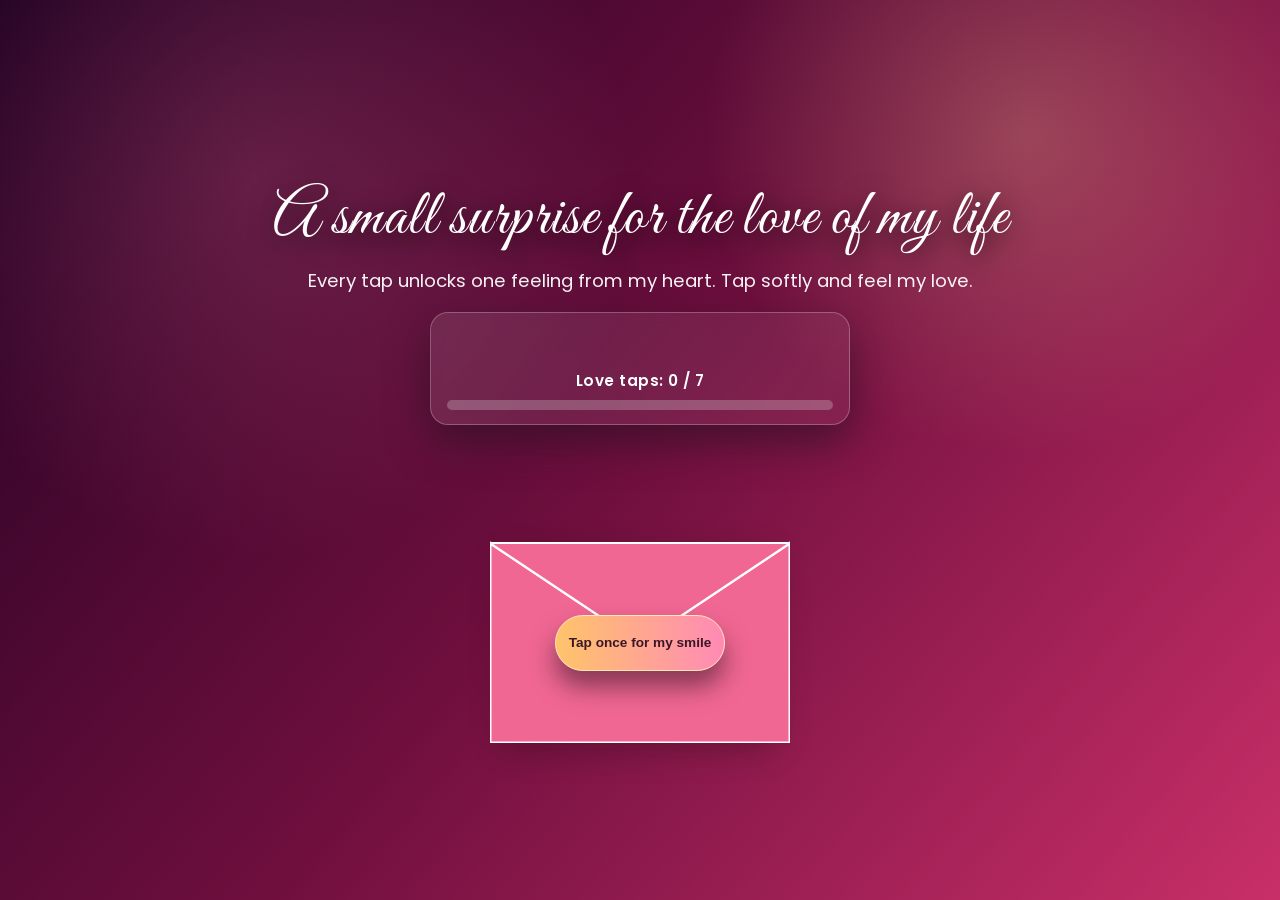
<file: index.html>
<!doctype html>
<html>
  <head>
    <meta charset="UTF-8" />
    <meta
      name="viewport"
      content="width=device-width, initial-scale=1, maximum-scale=1, user-scalable=no"
    />
    <title>My Heart For You</title>
    <link rel="preconnect" href="https://fonts.googleapis.com" />
    <link rel="preconnect" href="https://fonts.gstatic.com" crossorigin />
    <link
      href="https://fonts.googleapis.com/css2?family=Great+Vibes&family=Poppins:wght@300;400;600;700&display=swap"
      rel="stylesheet"
    />
    <link rel="stylesheet" href="open.css" />
    <script src="script.js" defer></script>
  </head>
  <body>
    <div class="sparkle-field" aria-hidden="true"></div>
    <div class="petal-field" aria-hidden="true"></div>

    <div class="text">
      <h1>A small surprise for the love of my life</h1>
      <p>
        Every tap unlocks one feeling from my heart. Tap softly and feel my
        love.
      </p>
    </div>

    <div class="tap-panel">
      <div id="heartBurst" aria-hidden="true">love</div>
      <p id="tapLabel">Love taps: 0 / 7</p>
      <div class="meter-track"><span id="tapMeter"></span></div>
    </div>

    <div id="envelope">
      <div id="back">
        <svg
          xmlns="http://www.w3.org/2000/svg"
          xmlns:xlink="http://www.w3.org/1999/xlink"
          height="300"
          width="300"
        >
          <polygon
            points="0,100 300,100 300,300 0,300"
            style="fill: #7a1f4d; stroke: none; stroke-width: 0"
          />
        </svg>
      </div>
      <div id="front">
        <svg
          xmlns="http://www.w3.org/2000/svg"
          xmlns:xlink="http://www.w3.org/1999/xlink"
          height="300"
          width="300"
        >
          <polygon
            points="0,100 150,200 300,100 300,300 0,300"
            style="fill: #f06793; stroke: #ffffff; stroke-width: 3"
          />
        </svg>
      </div>
      <div id="top">
        <svg
          xmlns="http://www.w3.org/2000/svg"
          xmlns:xlink="http://www.w3.org/1999/xlink"
          height="300"
          width="300"
        >
          <polygon
            points="0,100 150,200 300,100"
            style="fill: #f06793; stroke: #ffffff; stroke-width: 2"
          >
            <animate
              id="opentop"
              attributeName="points"
              dur="0.5s"
              fill="freeze"
              begin="indefinite"
              from="0,100 150,200 300,100"
              to="0,100 150,0 300,100"
            />
          </polygon>
        </svg>
      </div>

      <div id="letter">
        <h1>For My <span>Love</span></h1>
        <p>
          You are the smile I wait for, the peace I pray for, and the person who
          makes every day brighter. In your eyes I see my future. In your voice
          I hear comfort. In your heart I found my home.
          <br />
          <br />
          I promise love, respect, care, and forever loyalty.
          <br />
          Will you be mine and walk with me for life?
        </p>
        <p class="accept-line">
          If your answer is yes,
          <a href="new.html">tap here my lovee</a>
        </p>
      </div>
      <button id="tapButton" type="button">Tap once for my smile</button>
    </div>
  </body>
</html>
</file>
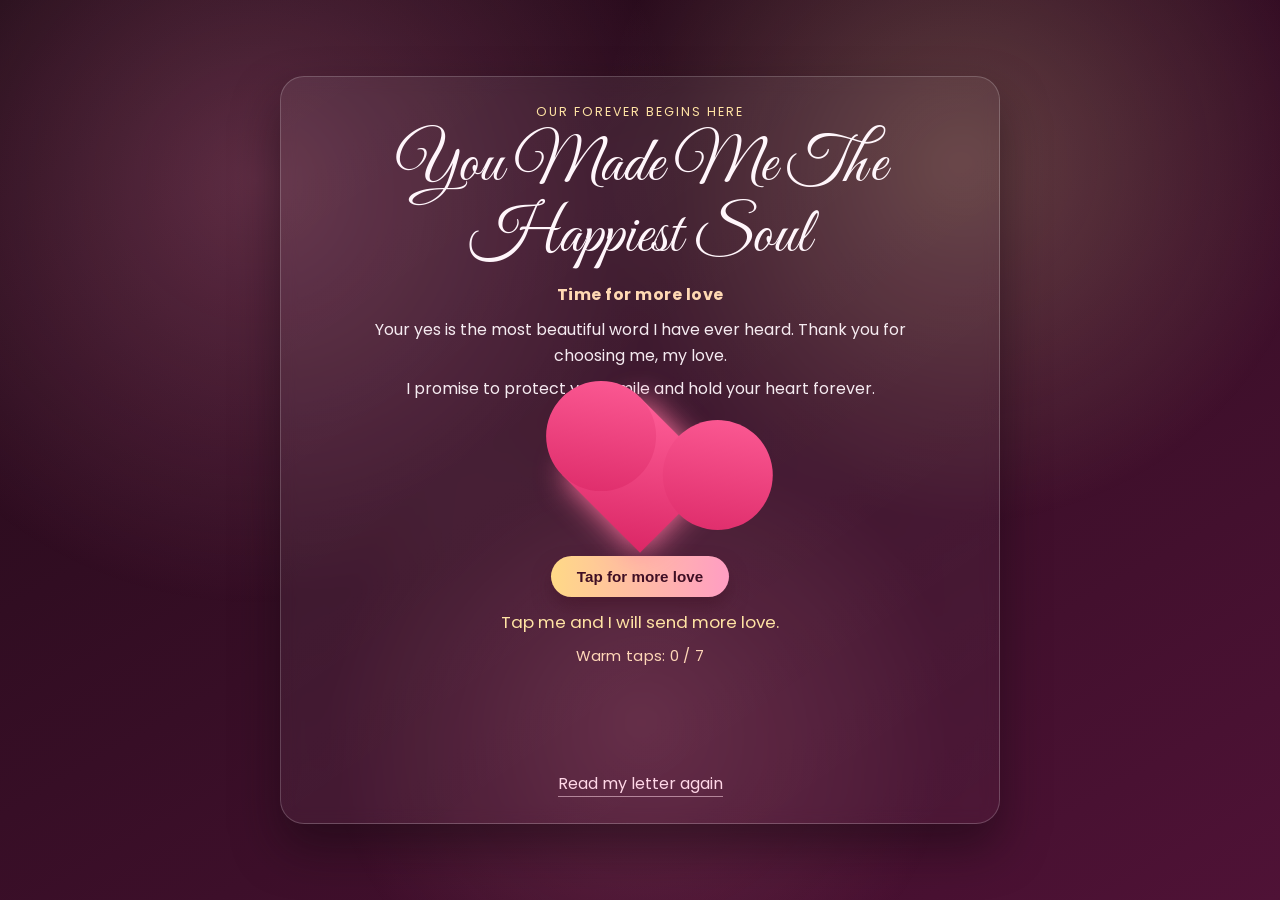
<file: new.html>
<!doctype html>
<html lang="en">
  <head>
    <meta charset="UTF-8" />
    <meta
      name="viewport"
      content="width=device-width, initial-scale=1, maximum-scale=1, user-scalable=no"
    />
    <title>You Said Yes</title>
    <link rel="preconnect" href="https://fonts.googleapis.com" />
    <link rel="preconnect" href="https://fonts.gstatic.com" crossorigin />
    <link
      href="https://fonts.googleapis.com/css2?family=Great+Vibes&family=Poppins:wght@300;400;600;700&display=swap"
      rel="stylesheet"
    />
    <link rel="stylesheet" href="style.css" />
    <script src="celebrate.js" defer></script>
  </head>
  <body>
    <div class="romance-bg" aria-hidden="true"></div>
    <div class="flower-rain" aria-hidden="true"></div>

    <main class="celebration-card">
      <p class="tiny">our forever begins here</p>
      <h1>You Made Me The Happiest Soul</h1>
      <p id="momentLine" class="moment-line">Time for more love</p>
      <p class="line">
        Your yes is the most beautiful word I have ever heard. Thank you for
        choosing me, my love.
      </p>
      <p class="line">
        I promise to protect your smile and hold your heart forever.
      </p>

      <div class="center-heart" aria-hidden="true"></div>

      <button id="blessButton" type="button">Tap for more love</button>
      <p id="loveMessage">Every beat of my heart says your name.</p>
      <p id="tapCounter" class="tap-counter">Warm taps: 0 / 7</p>
      <article id="foreverNote" class="forever-note" aria-live="polite">
        Thank you for being mine forever. You are my calm, my chaos, my smile,
        and my home. With you, love feels warm, pure, and endless.
      </article>

      <a class="back-link" href="index.html">Read my letter again</a>
    </main>
  </body>
</html>
</file>
<file: open.css>
:root {
  --bg-1: #200122;
  --bg-2: #6f0f3e;
  --bg-3: #c82f68;
  --rose: #f06793;
  --rose-deep: #b3225b;
  --gold: #ffd99b;
  --paper: #fff9fc;
  --text: #3f2230;
}

* {
  box-sizing: border-box;
}

body {
  margin: 0;
  min-height: 100vh;
  position: relative;
  overflow-x: hidden;
  overflow-y: auto;
  font-family: "Poppins", sans-serif;
  background:
    radial-gradient(circle at 20% 20%, #ff7eaa33, transparent 30%),
    radial-gradient(circle at 80% 15%, #ffd99b40, transparent 25%),
    linear-gradient(130deg, var(--bg-1), var(--bg-2), var(--bg-3));
  display: flex;
  flex-direction: column;
  align-items: center;
  justify-content: center;
  color: #fff;
  -webkit-text-size-adjust: 100%;
}

button,
a {
  touch-action: manipulation;
  -webkit-tap-highlight-color: transparent;
}

.sparkle-field,
.petal-field {
  position: fixed;
  inset: 0;
  pointer-events: none;
}

.spark {
  position: absolute;
  top: -10%;
  width: 6px;
  height: 6px;
  border-radius: 50%;
  background: #fff4cc;
  box-shadow: 0 0 14px #fff2c2;
  opacity: 0;
  animation: sparkle-fall linear infinite;
}

.petal {
  position: absolute;
  top: -10%;
  font-size: 15px;
  color: #ffd0df;
  text-shadow: 0 0 10px #ff9ec0;
  opacity: 0;
  animation: petal-fall linear infinite;
}

.text {
  margin-top: 22px;
  text-align: center;
  padding: 0 18px;
  max-width: 860px;
  z-index: 3;
}

.text h1 {
  margin: 0;
  font-family: "Great Vibes", cursive;
  font-weight: 400;
  font-size: clamp(2.2rem, 5vw, 4rem);
  letter-spacing: 1px;
  text-shadow: 0 6px 26px #260f1b;
}

.text p {
  margin: 8px auto 18px;
  font-size: clamp(0.95rem, 1.8vw, 1.15rem);
  opacity: 0.95;
}

.tap-panel {
  z-index: 5;
  width: min(420px, 92vw);
  background: linear-gradient(120deg, #ffffff18, #ffffff0f);
  border: 1px solid #ffffff40;
  border-radius: 18px;
  padding: 14px 16px;
  backdrop-filter: blur(7px);
  box-shadow: 0 16px 40px #2b1122aa;
  text-align: center;
  margin-bottom: 18px;
  transition: opacity 0.8s ease;
}

.tap-panel p {
  margin: 8px 0;
  font-size: 0.95rem;
  font-weight: 600;
  letter-spacing: 0.5px;
}

#heartBurst {
  font-family: "Great Vibes", cursive;
  font-size: 1.7rem;
  color: #ffe8a9;
  opacity: 0;
  transform: scale(0.5);
}

#heartBurst.pop {
  animation: pop-heart 0.45s ease;
}

.meter-track {
  height: 10px;
  background: #ffffff3b;
  border-radius: 999px;
  overflow: hidden;
}

#tapMeter {
  display: block;
  width: 0;
  height: 100%;
  border-radius: inherit;
  background: linear-gradient(90deg, #ffd99b, #ff8fba);
  transition: width 0.35s ease;
}

#envelope {
  position: relative;
  width: 300px;
  height: 300px;
  z-index: 8;
}

#envelope > * {
  position: absolute;
  top: 0;
  left: 0;
  display: none;
}

#back {
  display: block;
  z-index: 0;
}

#front {
  display: block;
  z-index: 10;
}

#top {
  display: block;
  z-index: 11;
}

#top.animate,
#front.animate,
#back.animate,
#envelope button.animate,
.tap-panel.animate {
  opacity: 0;
  transition: opacity 1s;
  transition-delay: 1s;
  pointer-events: none;
}

#letter {
  display: flex;
  flex-direction: column;
  justify-content: center;
  align-items: center;
  text-align: center;
  background: linear-gradient(165deg, #fff, var(--paper));
  padding: 14px 10px;
  z-index: 5;
  left: 15px;
  right: 15px;
  bottom: 5px;
  top: 105px;
  color: var(--text);
  border-radius: 10px;
  box-shadow: 0 10px 34px #13070e50;
  overflow: hidden;
  font-size: 16px;
  border: 1px solid #ffcfe0;
  pointer-events: auto;
}

#letter h1 {
  margin: 0 0 8px;
  font-family: "Great Vibes", cursive;
  font-size: 2.2rem;
  font-weight: 400;
}

#letter h1 span {
  color: var(--rose-deep);
}

#letter p {
  font-size: 0.95rem;
  line-height: 1.45;
  margin: 0;
}

#letter .accept-line {
  margin-top: 10px;
  font-weight: 600;
}

#letter a {
  color: var(--rose-deep);
  text-decoration: none;
  border-bottom: 2px solid #f3a2be;
}

#letter a:hover {
  color: #7c143c;
}

#letter.animate {
  animation: makebig 2s forwards;
  animation-delay: 1s;
}

@keyframes makebig {
  0% {
    top: 105px;
    left: 15px;
    right: 15px;
    bottom: 5px;
    font-size: 16px;
  }
  33% {
    top: -90px;
    left: 15px;
    right: 15px;
    bottom: 140px;
    font-size: 16px;
  }
  100% {
    top: 8px;
    left: -55px;
    right: -25px;
    bottom: -105px;
    font-size: 24px;
  }
}

#envelope button {
  display: block;
  z-index: 15;
  width: 170px;
  min-height: 56px;
  border-radius: 40px;
  border: 1px solid #ffe7b8;
  background: linear-gradient(90deg, #ffc46a, #ff8ab6);
  font-weight: 700;
  font-size: 0.85rem;
  line-height: 1.25;
  text-align: center;
  color: #3b1725;
  cursor: pointer;
  top: calc(200px - 28px);
  left: calc(150px - 85px);
  padding: 7px 12px;
  box-shadow: 0 16px 24px #4f2034a3;
  transition:
    transform 0.35s ease,
    box-shadow 0.35s ease,
    filter 0.35s ease;
}

#envelope button:hover {
  transform: translateY(-3px) scale(1.04);
  box-shadow: 0 20px 28px #451a2dbf;
  filter: saturate(1.1);
}

#envelope button:disabled {
  cursor: not-allowed;
  opacity: 0.85;
}

#envelope button.animate {
  opacity: 0 !important;
  visibility: hidden;
  pointer-events: none;
}

@keyframes sparkle-fall {
  0% {
    transform: translateY(-10vh) scale(0.3);
    opacity: 0;
  }
  20% {
    opacity: 0.95;
  }
  100% {
    transform: translateY(110vh) scale(1);
    opacity: 0;
  }
}

@keyframes petal-fall {
  0% {
    transform: translateY(-10vh) translateX(0) rotate(0deg);
    opacity: 0;
  }
  15% {
    opacity: 0.9;
  }
  100% {
    transform: translateY(110vh) translateX(30px) rotate(320deg);
    opacity: 0;
  }
}

@keyframes pop-heart {
  0% {
    opacity: 0;
    transform: scale(0.5);
  }
  60% {
    opacity: 1;
    transform: scale(1.12);
  }
  100% {
    opacity: 0;
    transform: scale(0.9);
  }
}

@media (max-width: 700px) {
  body {
    justify-content: flex-start;
    padding: 14px 10px 24px;
    min-height: 100dvh;
  }

  .text {
    margin-top: 4px;
    max-width: 95vw;
  }

  .text h1 {
    font-size: clamp(1.9rem, 9vw, 2.6rem);
  }

  .text p {
    margin-bottom: 12px;
  }

  .tap-panel {
    margin-bottom: 8px;
    width: 95vw;
    padding: 12px;
  }

  #envelope {
    transform: scale(0.86);
    transform-origin: top center;
    margin-bottom: 14px;
  }

  #letter p {
    font-size: 0.86rem;
    line-height: 1.35;
  }

  #envelope button {
    min-height: 52px;
    font-size: 0.8rem;
  }
}

@media (max-width: 420px) {
  #envelope {
    transform: scale(0.78);
    margin-bottom: -10px;
  }

  #letter h1 {
    font-size: 1.85rem;
  }

  #letter p {
    font-size: 0.8rem;
    line-height: 1.28;
  }

  #letter.animate {
    animation: makebig-mobile 2s forwards;
    animation-delay: 1s;
  }
}

@keyframes makebig-mobile {
  0% {
    top: 105px;
    left: 15px;
    right: 15px;
    bottom: 5px;
    font-size: 14px;
  }
  33% {
    top: -80px;
    left: 20px;
    right: 20px;
    bottom: 145px;
    font-size: 14px;
  }
  100% {
    top: 18px;
    left: -30px;
    right: -20px;
    bottom: -85px;
    font-size: 19px;
  }
}
</file>
<file: style.css>
:root {
  --night-1: #1f0a16;
  --night-2: #4f1236;
  --pink: #ff8fb8;
  --soft-pink: #ffc4d8;
  --gold: #ffe3a4;
  --text: #fff6fb;
  --shadow: #15070f80;
}

* {
  margin: 0;
  padding: 0;
  box-sizing: border-box;
}

body {
  min-height: 100vh;
  display: grid;
  place-items: center;
  overflow-x: hidden;
  overflow-y: auto;
  font-family: "Poppins", sans-serif;
  background: linear-gradient(150deg, var(--night-1), var(--night-2));
  color: var(--text);
  position: relative;
  transition: background 0.9s ease;
  -webkit-text-size-adjust: 100%;
}

button,
a {
  touch-action: manipulation;
  -webkit-tap-highlight-color: transparent;
}

body.warm-mode {
  background: linear-gradient(145deg, #5a1c2f, #c04b6e, #f0a66a);
}

.romance-bg {
  position: fixed;
  inset: 0;
  pointer-events: none;
  background:
    radial-gradient(circle at 20% 20%, #ff8fb840, transparent 34%),
    radial-gradient(circle at 75% 18%, #ffe3a43b, transparent 30%),
    radial-gradient(circle at 50% 80%, #ff9bb12c, transparent 33%);
  animation: glowShift 10s ease-in-out infinite;
}

.flower-rain {
  position: fixed;
  inset: 0;
  pointer-events: none;
}

.flower {
  position: absolute;
  top: -10%;
  font-size: 16px;
  color: var(--soft-pink);
  text-shadow: 0 0 10px #ff9ec2;
  opacity: 0;
  animation: flowerFall linear infinite;
}

.celebration-card {
  width: min(720px, 92vw);
  background: linear-gradient(145deg, #ffffff12, #ffffff07);
  border: 1px solid #ffffff33;
  border-radius: 24px;
  padding: 26px 22px;
  text-align: center;
  backdrop-filter: blur(8px);
  box-shadow: 0 24px 45px var(--shadow);
  z-index: 2;
  animation: cardUp 1s ease;
}

.tiny {
  font-size: 0.78rem;
  letter-spacing: 2px;
  text-transform: uppercase;
  color: var(--gold);
  margin-bottom: 10px;
}

.moment-line {
  margin: 0 0 10px;
  color: #ffd9b3;
  font-weight: 700;
  letter-spacing: 0.5px;
  animation: glowText 1.8s ease-in-out infinite;
}

h1 {
  font-family: "Great Vibes", cursive;
  font-size: clamp(2.1rem, 5vw, 4.3rem);
  font-weight: 400;
  line-height: 1.1;
  margin-bottom: 10px;
}

.line {
  font-size: 1rem;
  line-height: 1.6;
  opacity: 0.95;
  margin: 8px auto;
  max-width: 560px;
}

.center-heart {
  width: 110px;
  height: 110px;
  margin: 18px auto;
  position: relative;
  transform: rotate(45deg);
  background: linear-gradient(145deg, #ff5f98, #db2766);
  box-shadow: 0 0 30px #ff74a0;
  animation: pulse 1.6s ease-in-out infinite;
}

.center-heart::before,
.center-heart::after {
  content: "";
  position: absolute;
  width: 110px;
  height: 110px;
  border-radius: 50%;
  background: inherit;
}

.center-heart::before {
  left: -55px;
}

.center-heart::after {
  top: -55px;
}

#blessButton {
  margin-top: 8px;
  border: 0;
  border-radius: 999px;
  padding: 12px 26px;
  font-weight: 700;
  font-size: 0.95rem;
  color: #3f0f24;
  background: linear-gradient(90deg, #ffd987, #ff9dc3);
  cursor: pointer;
  transition:
    transform 0.25s ease,
    box-shadow 0.25s ease;
  box-shadow: 0 10px 18px #3f112682;
}

#blessButton:hover {
  transform: translateY(-2px) scale(1.03);
}

#blessButton.heart-jump {
  animation: heartJump 0.42s ease;
}

#loveMessage {
  margin-top: 12px;
  font-size: 1.05rem;
  color: var(--gold);
  min-height: 30px;
}

.tap-counter {
  margin-top: 6px;
  color: #ffd7b8;
  font-size: 0.93rem;
  letter-spacing: 0.3px;
}

.forever-note {
  margin-top: 12px;
  padding: 14px 16px;
  border-radius: 16px;
  border: 1px solid #ffe6c980;
  background: linear-gradient(120deg, #ffffff2e, #ffffff15);
  box-shadow: 0 12px 26px #3e172673;
  color: #fff9ef;
  line-height: 1.5;
  opacity: 0;
  transform: translateY(10px) scale(0.98);
  pointer-events: none;
}

.forever-note.show {
  opacity: 1;
  transform: translateY(0) scale(1);
  transition:
    opacity 0.5s ease,
    transform 0.5s ease;
}

.back-link {
  display: inline-block;
  margin-top: 14px;
  color: #ffd7e7;
  text-decoration: none;
  border-bottom: 1px solid #ffd7e788;
}

.float-heart {
  position: absolute;
  bottom: 20%;
  font-size: 18px;
  color: #ffadc9;
  opacity: 0.85;
  animation: floatHeart 2s ease forwards;
}

@keyframes glowShift {
  50% {
    transform: scale(1.08);
  }
}

@keyframes pulse {
  50% {
    transform: rotate(45deg) scale(1.1);
  }
}

@keyframes cardUp {
  from {
    opacity: 0;
    transform: translateY(24px) scale(0.98);
  }
  to {
    opacity: 1;
    transform: translateY(0) scale(1);
  }
}

@keyframes glowText {
  50% {
    color: #ffe9d0;
    text-shadow: 0 0 12px #ffd3b2;
  }
}

@keyframes heartJump {
  50% {
    transform: translateY(-4px) scale(1.08);
  }
}

@keyframes flowerFall {
  0% {
    transform: translateY(-10vh) rotate(0deg);
    opacity: 0;
  }
  15% {
    opacity: 0.95;
  }
  100% {
    transform: translateY(110vh) translateX(24px) rotate(360deg);
    opacity: 0;
  }
}

@keyframes floatHeart {
  0% {
    transform: translateY(0) scale(0.9);
    opacity: 0.9;
  }
  100% {
    transform: translateY(-120px) scale(1.5);
    opacity: 0;
  }
}

@media (max-width: 700px) {
  body {
    place-items: start center;
    min-height: 100dvh;
    padding: 14px 10px 24px;
  }

  .celebration-card {
    padding: 22px 16px;
    border-radius: 18px;
    width: 95vw;
  }

  .line {
    font-size: 0.94rem;
  }

  h1 {
    font-size: clamp(2rem, 11vw, 2.9rem);
  }

  .center-heart {
    width: 92px;
    height: 92px;
  }

  .center-heart::before,
  .center-heart::after {
    width: 92px;
    height: 92px;
  }

  .center-heart::before {
    left: -46px;
  }

  .center-heart::after {
    top: -46px;
  }

  #blessButton {
    width: 100%;
    min-height: 50px;
  }

  .forever-note {
    font-size: 0.92rem;
    padding: 12px;
  }
}

@media (max-width: 390px) {
  .tiny {
    font-size: 0.7rem;
    letter-spacing: 1.4px;
  }

  .line {
    font-size: 0.88rem;
    line-height: 1.5;
  }

  .tap-counter,
  #loveMessage {
    font-size: 0.92rem;
  }
}
</file>
